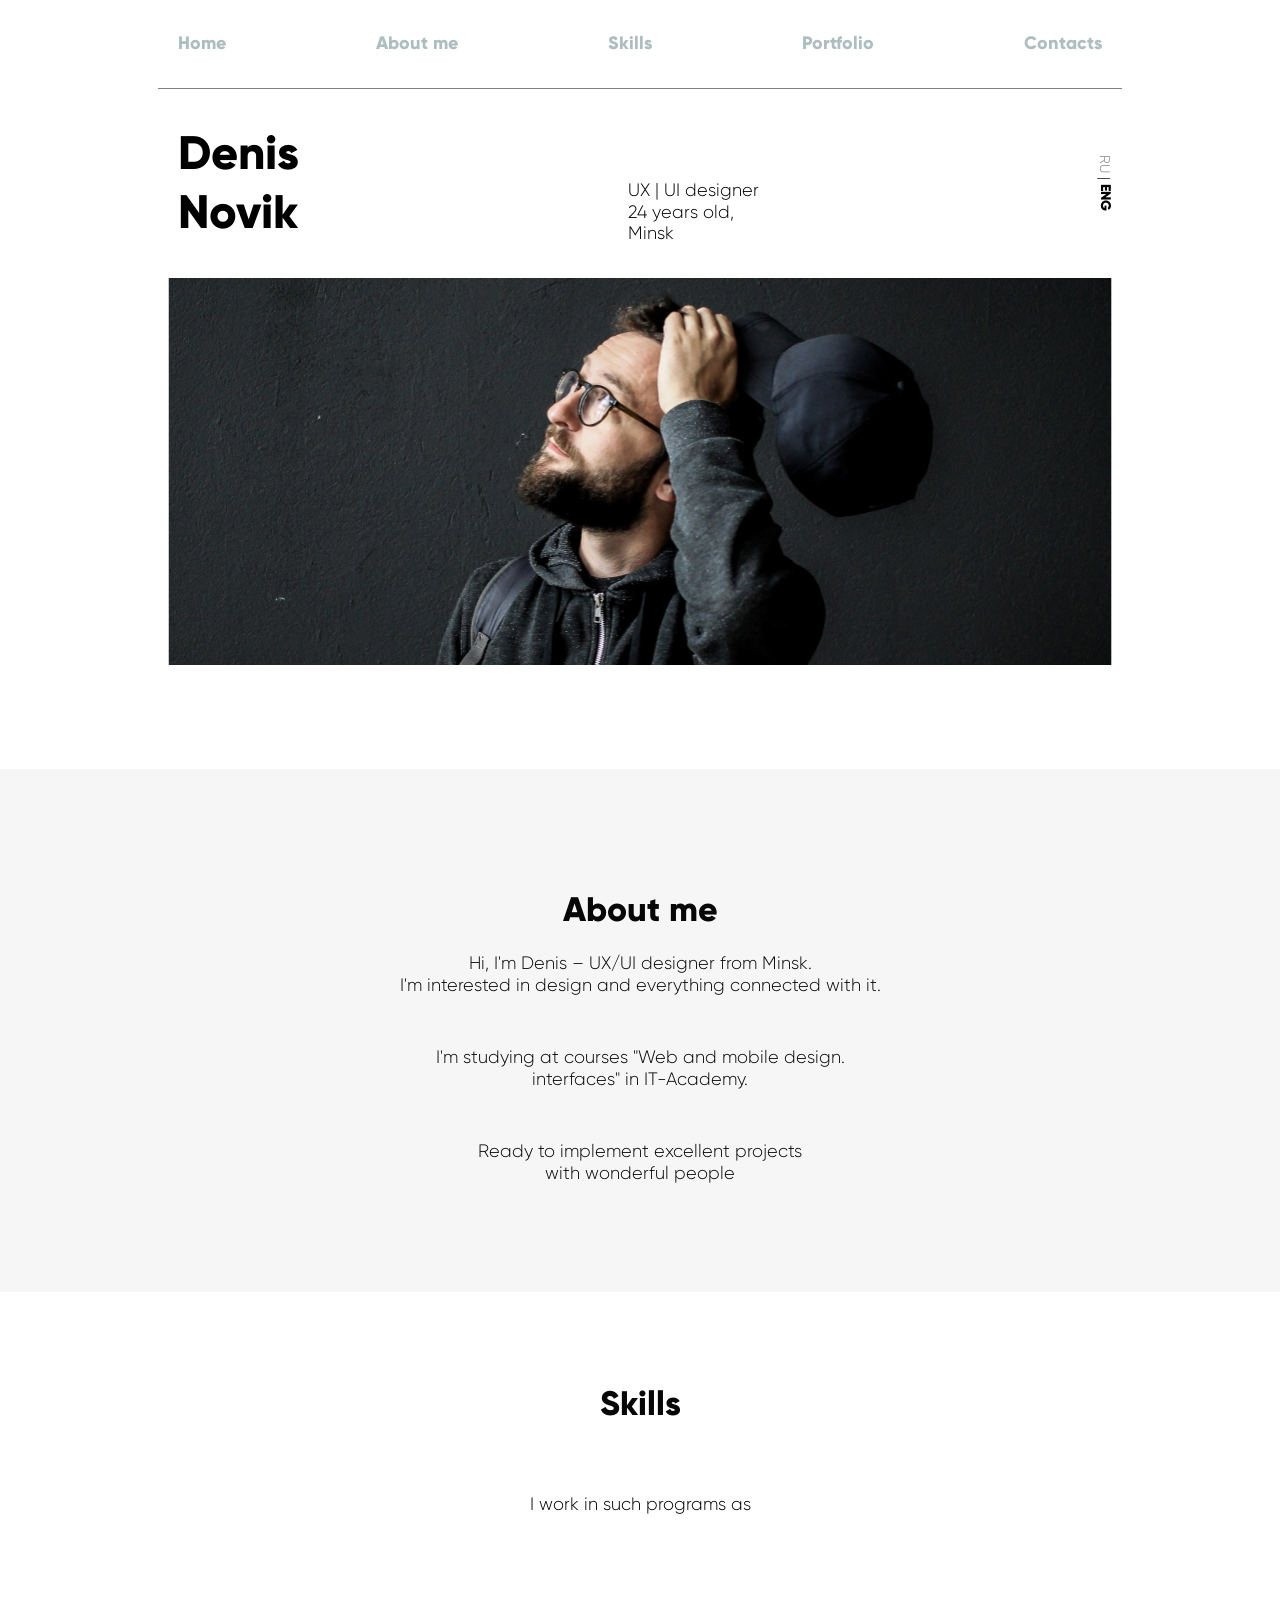
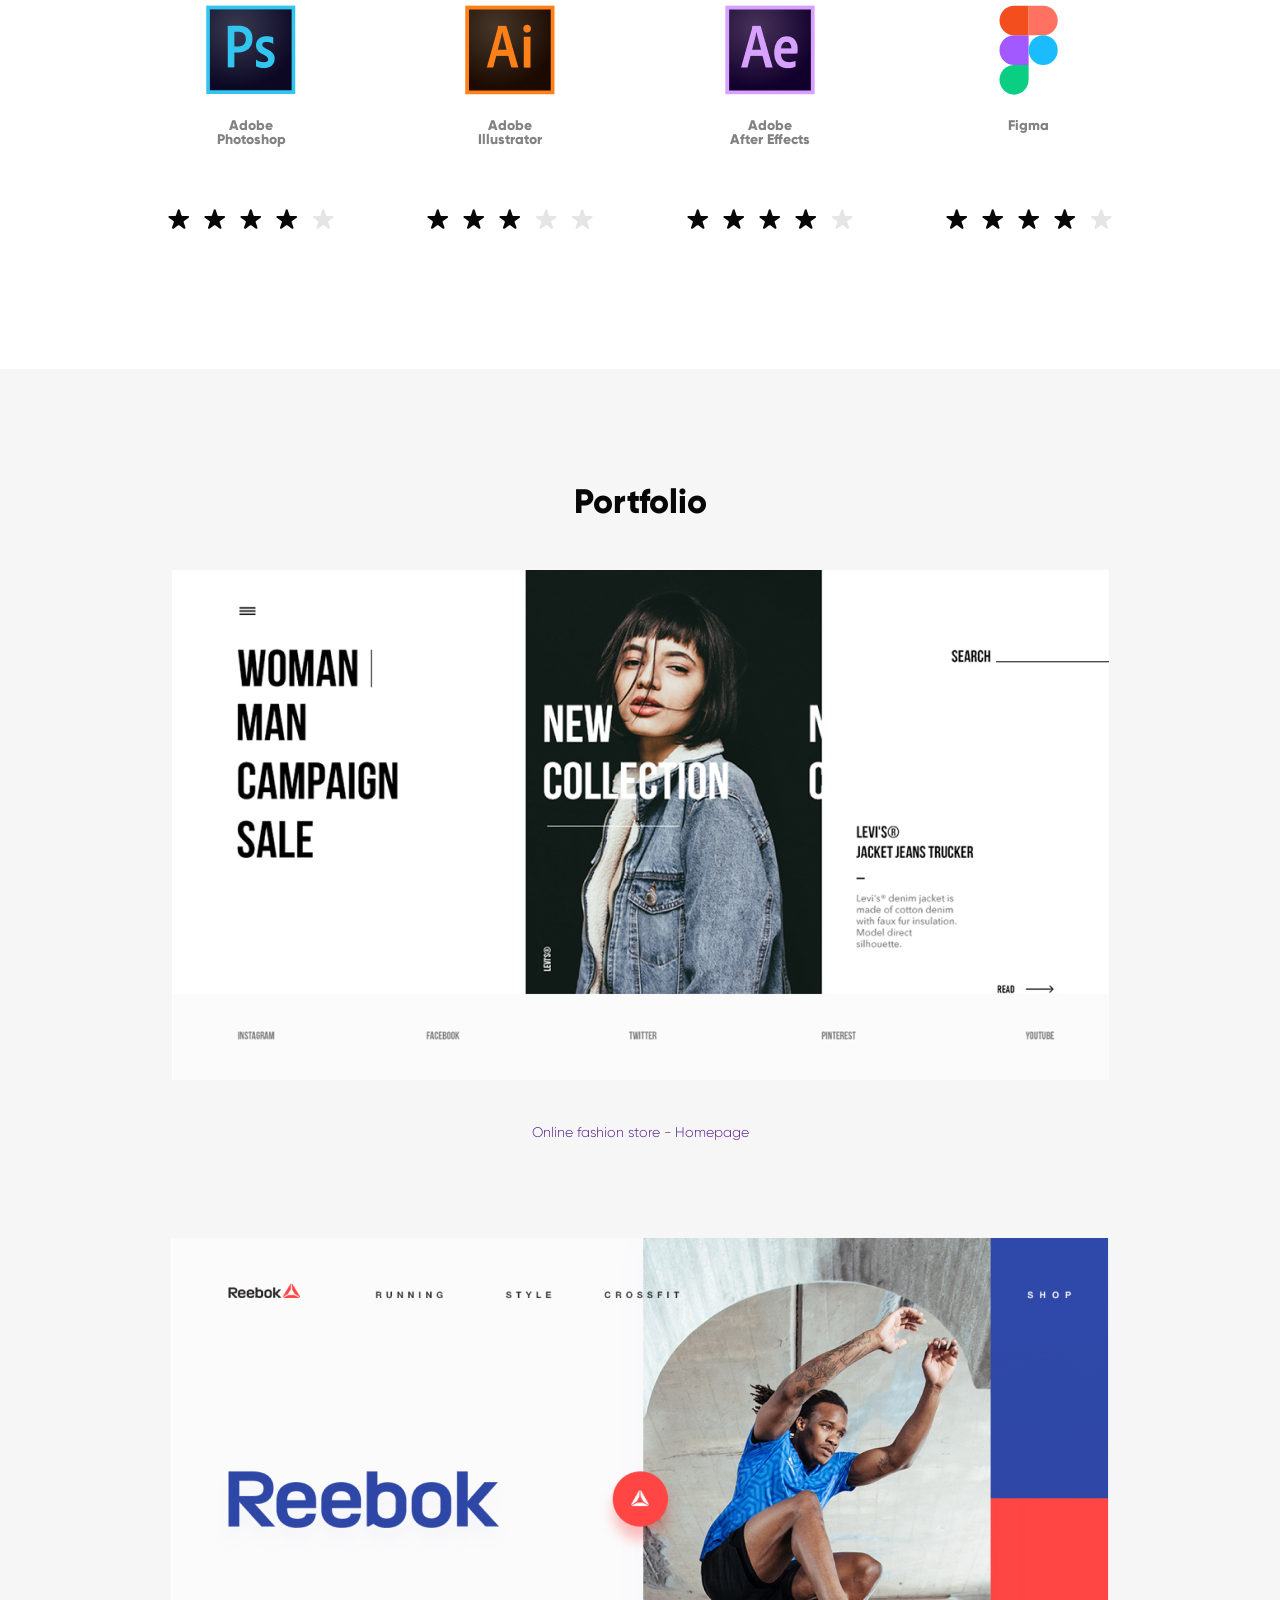
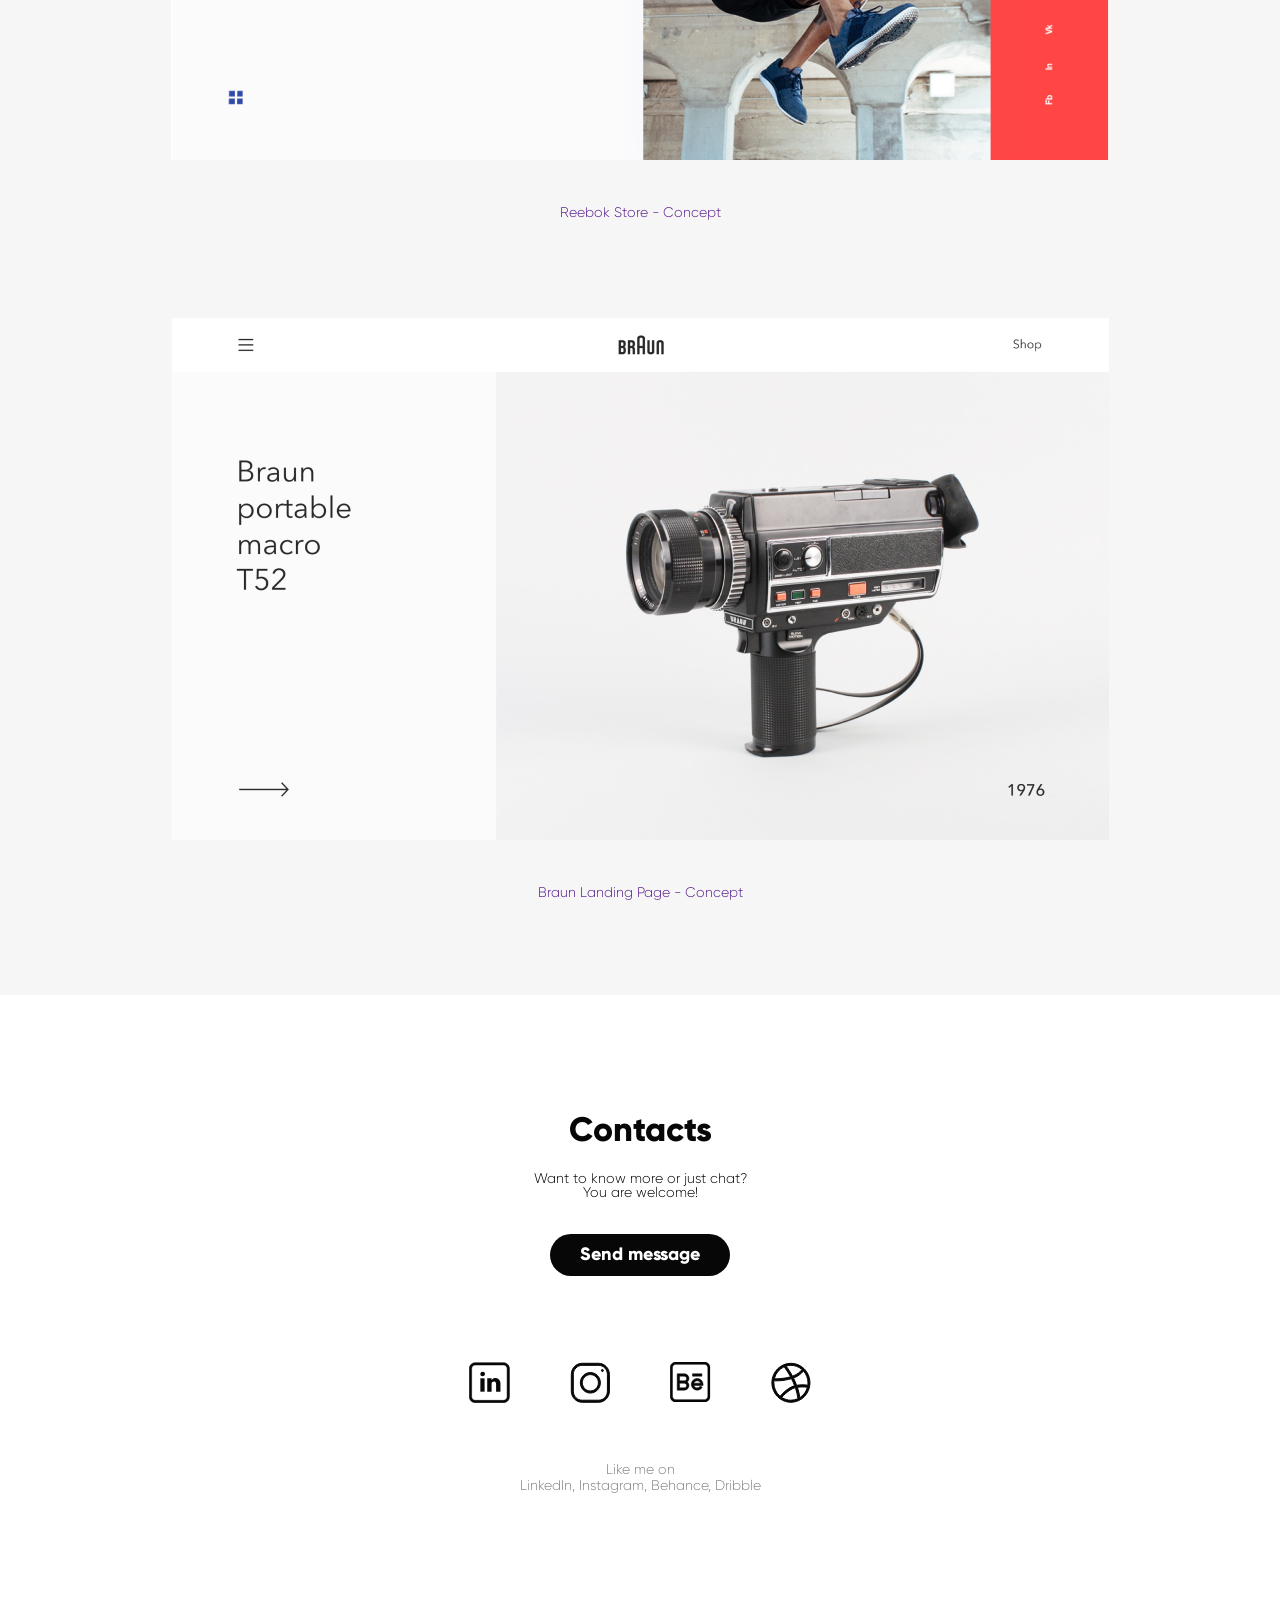
<file: index.html>
<!DOCTYPE html>
<html lang="ru">

<head>
	<title>Denis Novik</title>
	<meta charset="UTF-8">
	<meta name="format-detection" content="telephone=no">
	<link rel="stylesheet" href="css/style.css">
	<!-- <meta name="robots" content="noindex, nofollow"> -->
	<!-- <meta name="viewport" content="width=device-width, initial-scale=1.0, maximum-scale=1.0, user-scalable=0"> -->
	<meta name="viewport" content="width=device-width, initial-scale=1.0, maximum-scale=1.0, user-scalable=0" />
</head>

<body>
	<div class="wrapper">
		<header class="header">
			<div class="header__container _container">
				<div class="header__menu menu">
					<div class="menu__icon">
						<span></span>
					</div>
					<nav class="menu__body">
						<ul class="menu__list">
							<li><a data-goto=".main-block" href="#" class="menu__link">Home</a></li>
							<li><a data-goto=".aboutme" href="#" class="menu__link">About me</a></li>
							<li><a data-goto=".skills" href="#" class="menu__link">Skills</a></li>
							<li><a data-goto=".portfolio" href="#" class="menu__link">Portfolio</a></li>
							<li><a data-goto=".contacts" href="#" class="menu__link">Contacts</a></li>
						</ul>
					</nav>
				</div>
			</div>
		</header>
		<main class="page">
			<div class="page__main-block main-block">
				<div class="main-block__container _container">
					<div class="main-block__content">
						<h1 class="main-block__title">Denis Novik</h1>
						<div class="main-block__info">UX | UI designer <br> 24 years old, Minsk</div>
						<div class="main-block__lang">
							<a href="" class="main-block__lang-item">RU</a>
							<span>|</span>
							<a href="" class="main-block__lang-item_activ">ENG</a>
						</div>
					</div>
					<div class="main-block__avatar">
						<img src="img/main/01.jpg" alt="Photo">
					</div>
				</div>
			</div>
			<section>
				<div class="page__aboutme aboutme">
					<div class="aboutme__container _container">
						<div class="aboutme__header header-block">
							<h2 class="header-block__title">About me</h2>
						</div>
						<div class="aboutme__items">
							<div class="aboutme__text">Hi, I'm Denis – UX/UI designer from Minsk. <br>
								I'm interested in design and everything connected with it.</div>
							<div class="aboutme__text">I'm studying at courses "Web and mobile design. <br>
								interfaces" in IT-Academy.</div>
							<div class="aboutme__text">Ready to implement excellent projects <br>
								with wonderful people</div>
						</div>
					</div>
				</div>
			</section>
			<section>
				<div class="page__skills skills">
					<div class="skills__container _container">
						<div class="skills__header header-block">
							<h2 class="header-block__title">Skills</h2>
							<div class="header-block__subtitle">I work in such programs as</div>
						</div>
						<div class="skills__body">
							<div class="skills__column">
								<div class="skills__item">
									<div class="skills__icon">
										<img src="img/skills/01-1.png" alt="Ps">
									</div>
									<div class="skills__text">Adobe <br> Photoshop</div>
									<div class="skills__stars">
										<img src="img/skills/Starbl.svg" alt="">
										<img src="img/skills/Starbl.svg" alt="">
										<img src="img/skills/Starbl.svg" alt="">
										<img src="img/skills/Starbl.svg" alt="">
										<img src="img/skills/StarW.svg" alt="">
									</div>
								</div>
							</div>
							<div class="skills__column">
								<div class="skills__item">
									<div class="skills__icon">
										<img src="img/skills/02-1.png" alt="Ai">
									</div>
									<div class="skills__text">Adobe <br> Illustrator</div>
									<div class="skills__stars">
										<img src="img/skills/Starbl.svg" alt="">
										<img src="img/skills/Starbl.svg" alt="">
										<img src="img/skills/Starbl.svg" alt="">
										<img src="img/skills/StarW.svg" alt="">
										<img src="img/skills/StarW.svg" alt="">
									</div>
								</div>
							</div>
							<div class="skills__column">
								<div class="skills__item">
									<div class="skills__icon">
										<img src="img/skills/03-1.png" alt="Ae">
									</div>
									<div class="skills__text">Adobe <br> After Effects</div>
									<div class="skills__stars">
										<img src="img/skills/Starbl.svg" alt="">
										<img src="img/skills/Starbl.svg" alt="">
										<img src="img/skills/Starbl.svg" alt="">
										<img src="img/skills/Starbl.svg" alt="">
										<img src="img/skills/StarW.svg" alt="">
									</div>
								</div>
							</div>
							<div class="skills__column">
								<div class="skills__item">
									<div class="skills__icon">
										<img src="/img/skills/04.svg" alt="Figma">
									</div>
									<div class="skills__text">Figma </div>
									<div class="skills__stars">
										<img src="img/skills/Starbl.svg" alt="">
										<img src="img/skills/Starbl.svg" alt="">
										<img src="img/skills/Starbl.svg" alt="">
										<img src="img/skills/Starbl.svg" alt="">
										<img src="img/skills/StarW.svg" alt="">
									</div>
								</div>
							</div>
						</div>
					</div>
				</div>
			</section>
			<section>
				<div class="page__portfolio portfolio">
					<div class="portfolio__container _container">
						<div class="portfolio__header header-block">
							<h2 class="header-block__title">Portfolio</h2>
						</div>
						<div class="portfolio__items items-portfolio">
							<div class="items-portfolio__item">
								<img src="img/Portfolio/01.jpg" alt="fashion">
								<a href="">Online fashion store - Homepage</a>
							</div>
							<div class="items-portfolio__item">
								<img src="img/Portfolio/02.jpg" alt="reebok">
								<a href="">Reebok Store - Concept</a>
							</div>
							<div class="items-portfolio__item">
								<img src="img/Portfolio/03.jpg" alt="Braun">
								<a href="">Braun Landing Page - Concept</a>
							</div>
						</div>
					</div>
				</div>
			</section>
			<section>
				<div class="page__contacts contacts">
					<div class="contacts__container _container">
						<div class="contacts__header header-block">
							<h2 class="header-block__title">Contacts</h2>
						</div>
						<div class="contacts__text">Want to know more or just chat? <br> You are welcome!</div>
						<a href="" class="contacts__button">Send message</a>
					</div>
				</div>
			</section>
		</main>
		<footer class="footer">
			<div class="footer__container _container">
				<div class="footer__social social">
					<a href="" class="social__item"><img src="img/footer/01.svg" alt="in"></a>
					<a href="" class="social__item"><img src="img/footer/02.svg" alt="insta"></a>
					<a href="" class="social__item"><img src="img/footer/03.svg" alt="Be"></a>
					<a href="" class="social__item"><img src="img/footer/04.svg" alt="Int"></a>
				</div>
				<div class="footer__copy">Like me on <br> LinkedIn, Instagram, Behance, Dribble</div>
			</div>
		</footer>
	</div>
	<script src="js/sript.js"></script>
</body>

</html>
</file>
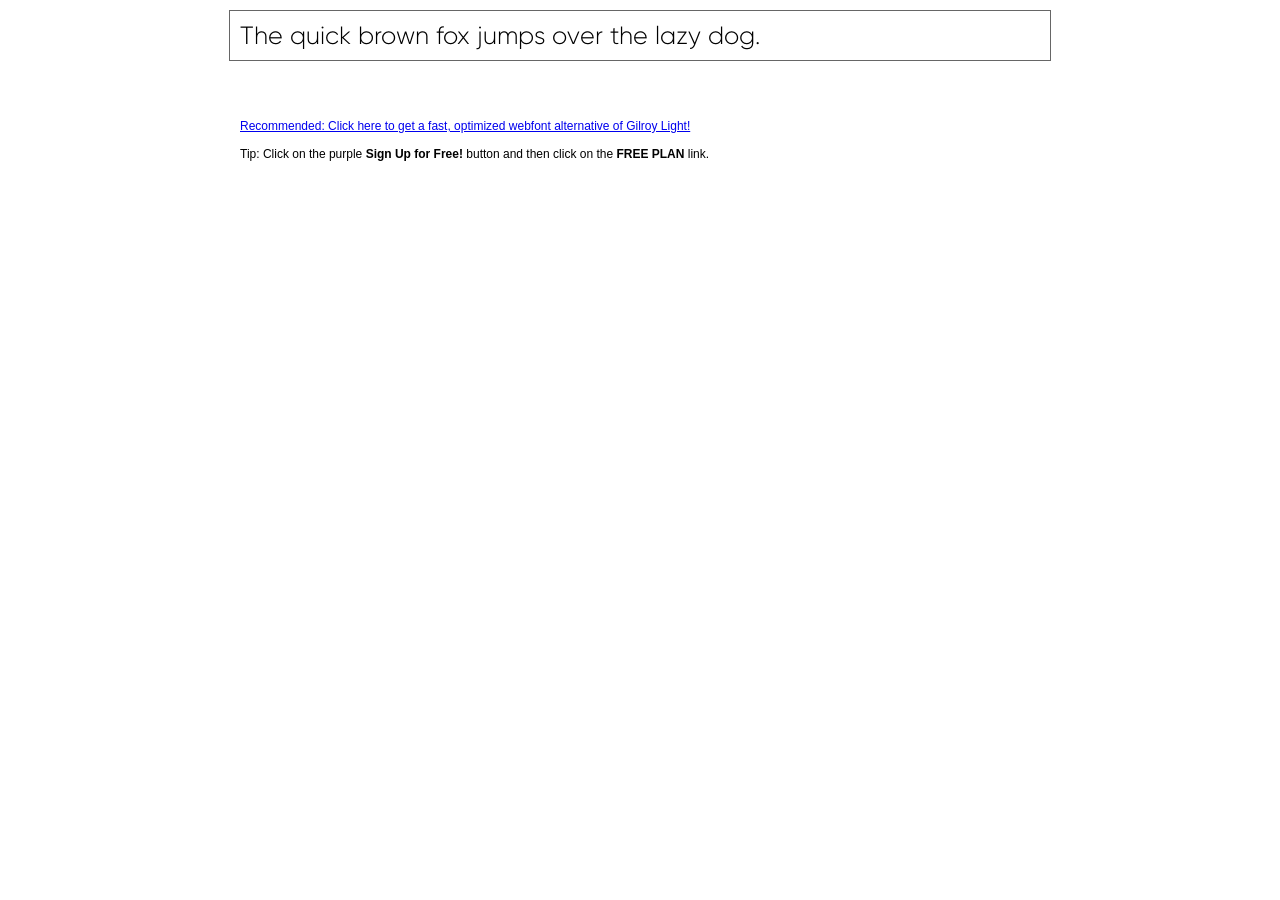
<file: fonts/10177/demo.html>
<!DOCTYPE html PUBLIC "-//W3C//DTD XHTML 1.0 Transitional//EN" "http://www.w3.org/TR/xhtml1/DTD/xhtml1-transitional.dtd">
<html xmlns="http://www.w3.org/1999/xhtml">
<head>
	<meta http-equiv="Content-Type" content="text/html; charset=utf-8" />
	<title>@font-face Demo</title>
	<link rel="stylesheet" href="fonts.css" type="text/css" charset="utf-8" />
	<style type="text/css">
	body {
		background-color:white;
		font-family:Verdana,Tahoma,Arial,Sans-Serif;
		color:black;
		font-size:12px;
	}

	.demo
	{
		font-family:'Conv_10177',Sans-Serif;
		width:800px;
		margin:10px auto;
		text-align:left;
		border:1px solid #666;
		padding:10px;
	}

	.hint
	{
		font-family:'Conv_Sansus Webissimo-Regular',Sans-Serif;
		width:800px;
		margin:10px auto;
		text-align:left;
		border:1px;
		padding:10px;
	}

	</style>
</head>
<body>
	<div class="demo" style="font-size:25px">
		The quick brown fox jumps over the lazy dog.
	</div>

	<br>
	<br>
	<div class="hint">
		<a href="http://www.font2web.com/searchfreewebfont.php?Gilroy+Light">Recommended: Click here to get a fast, optimized webfont alternative of Gilroy Light!</a><br><br>
		Tip: Click on the purple <strong>Sign Up for Free!</strong> button and then click on the <strong>FREE PLAN</strong> link.
	</div>

</body>
</html>
</file>
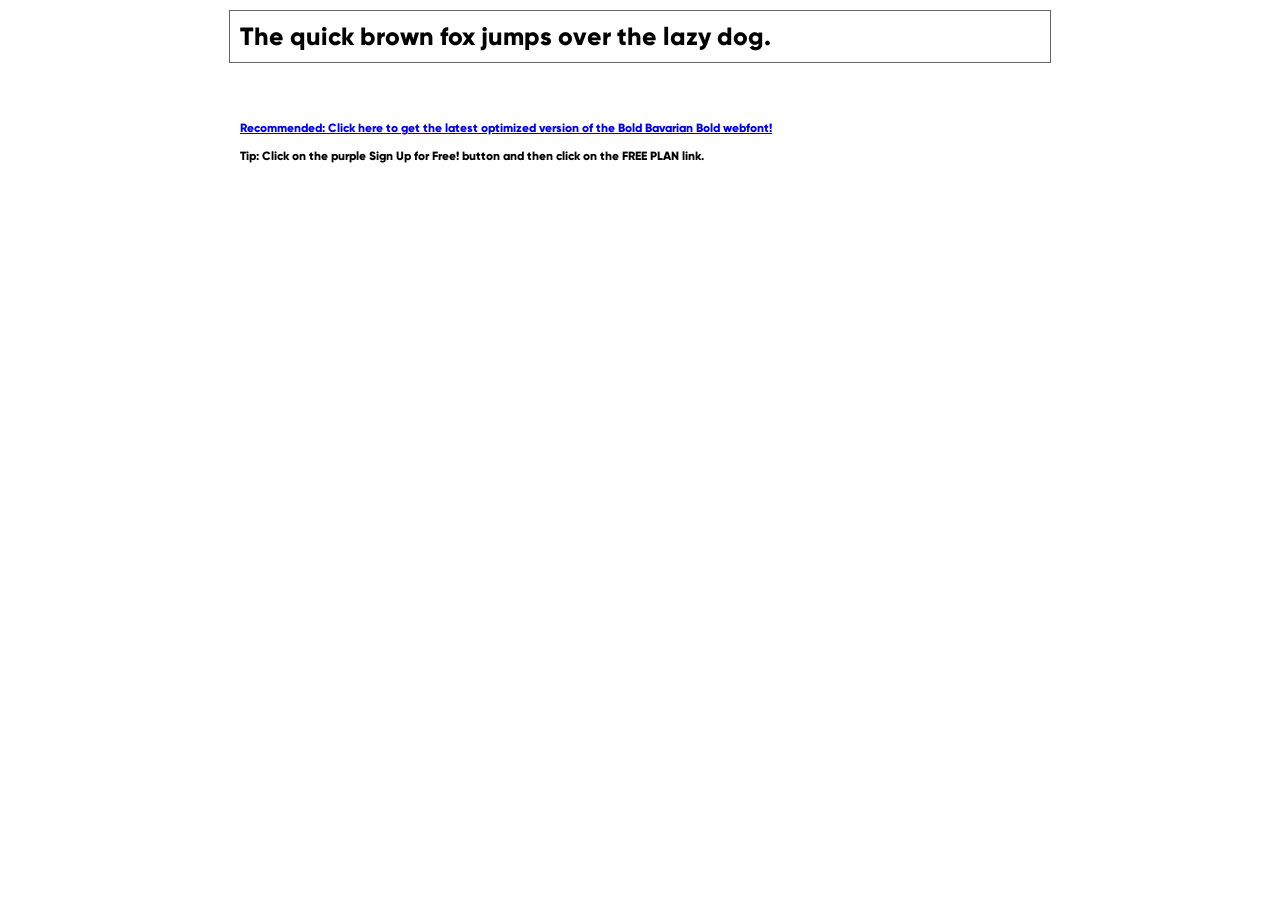
<file: fonts/Gilroy-ExtraBold/demo.html>
<!DOCTYPE html PUBLIC "-//W3C//DTD XHTML 1.0 Transitional//EN" "http://www.w3.org/TR/xhtml1/DTD/xhtml1-transitional.dtd">
<html xmlns="http://www.w3.org/1999/xhtml">
<head>
	<meta http-equiv="Content-Type" content="text/html; charset=utf-8" />
	<title>@font-face Demo</title>
	<link rel="stylesheet" href="fonts.css" type="text/css" charset="utf-8" />
	<style type="text/css">
	body {
		background-color:white;
		font-family:Verdana,Tahoma,Arial,Sans-Serif;
		color:black;
		font-size:12px;
	}

	.demo
	{
		font-family:'Conv_Gilroy-ExtraBold',Sans-Serif;
		width:800px;
		margin:10px auto;
		text-align:left;
		border:1px solid #666;
		padding:10px;
	}

	.hint
	{
		font-family:'Conv_Gilroy-ExtraBold',Sans-Serif;
		width:800px;
		margin:10px auto;
		text-align:left;
		border:1px;
		padding:10px;
	}
	</style>
</head>
<body>
	<div class="demo" style="font-size:25px">
		The quick brown fox jumps over the lazy dog.
	</div>


	<br>
	<br>
	<div class="hint">
		<a href="http://www.fonts.com/font/wiescher-design/bold-bavarian/bold/web-font?SiteId=64">Recommended: Click here to get the latest optimized version of the Bold Bavarian Bold webfont!</a><br /><br />
		Tip: Click on the purple <strong>Sign Up for Free!</strong> button and then click on the <strong>FREE PLAN</strong> link.
	</div>
</body>
</html>
</file>
<file: css/style.css>
@charset "UTF-8";
/*Миксины*/
/*Миксины*/
/*Подключение шрифтов*/
@font-face {
  font-family: "Gilroy";
  src: url("../fonts/10177.eot");
  src: local("☺"), url("../fonts/10177.woff") format("woff"), url("../fonts/10177.ttf") format("truetype"), url("../fonts/10177.svg") format("svg");
  font-weight: normal;
  font-style: normal;
}

@font-face {
  font-family: "Gilroy";
  src: url("../fonts/Gilroy-ExtraBold.eot");
  src: local("☺"), url("../fonts/Gilroy-ExtraBold.woff") format("woff"), url("../fonts/Gilroy-ExtraBold.ttf") format("truetype"), url("../fonts/Gilroy-ExtraBold.svg") format("svg");
  font-weight: 600;
  font-style: normal;
}

/*Подключение шрифтов*/
/*Обнуление*/
* {
  padding: 0;
  margin: 0;
  border: 0;
}

*,
*:before,
*:after {
  -webkit-box-sizing: border-box;
  box-sizing: border-box;
}

:focus,
active {
  outline: none;
}

a:focus,
s:active {
  outline: none;
}

nav,
footer,
header,
aside {
  display: block;
}

html,
body {
  font-family: "Gilroy";
  height: 100%;
  width: 100%;
  font-size: 100%;
  line-height: 1;
  font-size: 14px;
  font-weight: 500;
  -ms-text-size-adjust: 100%;
  -moz-text-size-adjust: 100%;
  -webkit-text-size-adjust: 100%;
}

input,
button,
textarea {
  font-family: inherit;
}

input::-ms-clear {
  display: none;
}

button {
  cursor: pointer;
}

button::-moz-focus-inner {
  padding: 0;
  border: 0;
}

a,
a:visited {
  text-decoration: none;
}

ul li {
  list-style: none;
}

img {
  vertical-align: top;
}

h1,
h2,
h3,
h4,
h5,
h6 {
  font-size: inherit;
  font-weight: 400;
}

.wrapper {
  min-height: 100%;
  overflow: hidden;
  /*избаляет от горизонтального скрола, если добавить это дл body, то не сможем вертикально скролить сайт*/
  display: -webkit-box;
  display: -ms-flexbox;
  display: flex;
  -webkit-box-orient: vertical;
  -webkit-box-direction: normal;
      -ms-flex-direction: column;
          flex-direction: column;
}

._container {
  padding: 0 10px;
  max-width: 964px;
  margin: 0 auto;
}

/*..ШАПКА..................................................*/
.header {
  font-size: 18px;
  line-height: 122.22222%;
  color: #adbdc0;
  font-weight: 600;
  /*зафикисровать меню при скролле*/
  background: #fff;
  position: fixed;
  top: 0;
  left: 0;
  width: 100%;
  z-index: 10;
}

@media (max-width: 767px) {
  .header {
    padding: 20px 20px;
  }
}

.header__container {
  border-bottom: 1px solid #828282;
}

.menu__icon {
  display: none;
  /*СКрываем менюicon по умолчанию*/
}

@media (max-width: 767px) {
  .menu__icon {
    z-index: 5;
    display: block;
    /*Возвращаем менюicon*/
    position: relative;
    width: 30px;
    height: 18px;
    cursor: pointer;
  }
  .menu__icon span, .menu__icon::before, .menu__icon::after {
    left: 0;
    position: absolute;
    height: 10%;
    /*Ширина и высота от родителя*/
    width: 100%;
    -webkit-transition: all 0.3s ease 0s;
    transition: all 0.3s ease 0s;
    background-color: #000;
  }
  .menu__icon::before, .menu__icon::after {
    content: "";
    /*Без этого не работают*/
  }
  .menu__icon::before {
    top: 0;
  }
  .menu__icon::after {
    bottom: 0;
  }
  .menu__icon span {
    top: 50%;
    -webkit-transform: scale(1) translate(0px, -50%);
            transform: scale(1) translate(0px, -50%);
  }
  .menu__icon._active span {
    -webkit-transform: scale(0) translate(0px, -50%);
            transform: scale(0) translate(0px, -50%);
  }
  .menu__icon._active::before {
    top: 50%;
    -webkit-transform: rotate(-45deg) translate(0px, -50%);
            transform: rotate(-45deg) translate(0px, -50%);
  }
  .menu__icon._active::after {
    top: 50%;
    -webkit-transform: rotate(45deg) translate(0px, -50%);
            transform: rotate(45deg) translate(0px, -50%);
  }
}

@media (max-width: 767px) {
  .menu__body {
    position: fixed;
    top: 0;
    left: -100%;
    width: 100%;
    height: 100%;
    background-color: #fff;
    opacity: 0.98;
    padding: 80px 30px 30px 30px;
    -webkit-transition: left 0.3s ease 0s;
    transition: left 0.3s ease 0s;
    /*как выпадает меню*/
    overflow: auto;
  }
  .menu__body._active {
    left: 0;
  }
  .menu__body ::before {
    content: "";
    position: fixed;
    width: 100%;
    top: 0;
    left: 0;
    height: 50px;
    background-color: #fff;
    z-index: 2;
  }
}

.menu__list {
  height: 88px;
  display: -webkit-box;
  display: -ms-flexbox;
  display: flex;
  -webkit-box-pack: justify;
      -ms-flex-pack: justify;
          justify-content: space-between;
  -ms-flex-wrap: wrap;
      flex-wrap: wrap;
  -webkit-box-align: center;
      -ms-flex-align: center;
          align-items: center;
  padding: 10px 0px;
}

@media (max-width: 992px) {
  .menu__list {
    height: 60px;
  }
}

@media (max-width: 550px) {
  .menu__list {
    height: 80px;
  }
}

.menu__list li {
  margin: 0px 10px;
}

@media (max-width: 767px) {
  .menu__list {
    display: block;
  }
  .menu__list :last-child {
    margin-bottom: 0;
  }
  .menu__list li {
    position: relative;
    margin: 0px 0px 0px 20px;
  }
}

@media (max-width: 767px) and (min-width: 767px) {
  .menu__list li {
    padding: 10px 0px;
  }
}

@media (max-width: 767px) and (max-width: 767px) {
  .menu__list li {
    margin: 0px 0px 25px 20px;
    font-size: 20px;
  }
  .menu__list li :last-child {
    margin-bottom: 0;
  }
}

.menu__list :hover {
  text-decoration: underline;
}

.menu__link {
  color: inherit;
}

.menu__link:hover {
  color: #314249;
  font-size: 20px;
}

@media (max-width: 767px) {
  .menu__link {
    font-size: 24px;
  }
}

/*..ШАПКА..................................................*/
/*---PAIG--------------------------------------------------*/
.page {
  padding: 88px 0px 0px 0px;
}

@media (max-width: 767px) {
  .page {
    padding: 60px 0px 0px 0px;
  }
}

/*---PAIG--------------------------------------------------*/
/*---HEADER-BLOCK--------------------------------------------------*/
.header-block {
  text-align: center;
}

.header-block__title {
  font-size: 34px;
  line-height: 123.52941%;
  font-weight: 600;
  color: #070707;
}

@media (max-width: 992px) {
  .header-block__title {
    font-size: 30px;
  }
}

@media (max-width: 768px) {
  .header-block__title {
    font-size: 28px;
  }
}

.header-block__subtitle {
  margin: 69px 0px 83px 0px;
  font-weight: 500;
  font-size: 18px;
  line-height: 122.22222%;
}

@media (max-width: 992px) {
  .header-block__subtitle {
    margin: 40px 0px 50px 0px;
  }
}

@media (max-width: 768px) {
  .header-block__subtitle {
    margin: 20px 0px 30px 0px;
  }
}

/*---HEADER-BLOCK--------------------------------------------------*/
/*..MAIN..................................................*/
.main-block {
  padding: 0px 0px 104px 0px;
}

@media (max-width: 992px) {
  .main-block {
    padding: 0px 0px 80px 0px;
  }
}

@media (max-width: 768px) {
  .main-block {
    padding: 30px 0px 30px 0px;
  }
}

.main-block__content {
  height: 189px;
  display: -webkit-box;
  display: -ms-flexbox;
  display: flex;
  -ms-flex-wrap: wrap;
      flex-wrap: wrap;
  -webkit-box-pack: justify;
      -ms-flex-pack: justify;
          justify-content: space-between;
  -webkit-box-align: center;
      -ms-flex-align: center;
          align-items: center;
  font-weight: 500;
}

@media (max-width: 992px) {
  .main-block__content {
    min-height: 140px;
  }
}

@media (max-width: 768px) {
  .main-block__content {
    min-height: 100px;
  }
}

@media (max-width: 620px) {
  .main-block__content {
    -webkit-box-orient: vertical;
    -webkit-box-direction: normal;
        -ms-flex-direction: column;
            flex-direction: column;
    text-align: center;
  }
}

.main-block__title {
  max-width: 124px;
  font-size: 47px;
  line-height: 125.53191%;
  font-weight: 600;
  margin: 0px 10px;
}

@media (max-width: 992px) {
  .main-block__title {
    font-size: 40px;
  }
}

@media (max-width: 768px) {
  .main-block__title {
    font-size: 30px;
  }
}

@media (max-width: 620px) {
  .main-block__title {
    max-width: 250px;
    margin: 10px;
  }
}

.main-block__info {
  width: 155px;
  font-size: 18px;
  line-height: 122.22222%;
  margin: 0px 10px;
  margin: 60px 10px 0px 10px;
}

@media (max-width: 992px) {
  .main-block__info {
    margin: 50px 10px 0px 10px;
  }
}

@media (max-width: 768px) {
  .main-block__info {
    font-size: 16px;
    margin: 35px 10px 0px 10px;
  }
}

@media (max-width: 620px) {
  .main-block__info {
    max-width: 250px;
    margin: 10px;
  }
}

.main-block__lang {
  -webkit-writing-mode: vertical-rl;
      -ms-writing-mode: tb-rl;
          writing-mode: vertical-rl;
}

@media (max-width: 768px) {
  .main-block__lang {
    -webkit-transform: rotate(-90deg) translate(-5px, -30px);
            transform: rotate(-90deg) translate(-5px, -30px);
  }
}

@media (max-width: 620px) {
  .main-block__lang {
    -webkit-transform: none;
            transform: none;
    -webkit-writing-mode: lr-tb;
        -ms-writing-mode: lr-tb;
            writing-mode: lr-tb;
  }
}

@media (max-width: 620px) {
  .main-block__lang {
    max-width: 250px;
    margin: 10px;
    font-size: 20px;
  }
}

.main-block__lang-item {
  color: inherit;
  color: #828282;
}

.main-block__lang-item_activ {
  color: #000;
  font-weight: 600;
}

.main-block__avatar img {
  max-width: 100%;
  height: auto;
}

/*..MAIN..................................................*/
/*..ABOUTME..................................................*/
.aboutme {
  padding: 120px 0px 107px 0px;
  background: #f6f6f6;
}

@media (max-width: 992px) {
  .aboutme {
    padding: 80px 0px 70px 0px;
  }
}

@media (max-width: 768px) {
  .aboutme {
    padding: 50px 0px 40px 0px;
  }
}

.aboutme__header {
  margin: 0px 0px 23px 0px;
}

.aboutme__items {
  font-size: 18px;
  color: #070707;
  line-height: 122.22222%;
}

@media (max-width: 768px) {
  .aboutme__items {
    font-size: 16px;
  }
}

.aboutme__text {
  text-align: center;
  margin: 0px 0px 50px 0px;
}

.aboutme__text:last-child {
  margin: 0px;
}

@media (max-width: 992px) {
  .aboutme__text {
    margin: 0px 0px 30px 0px;
  }
}

@media (max-width: 768px) {
  .aboutme__text {
    margin: 0px 0px 20px 0px;
  }
}

/*..SKILLS..................................................*/
.skills {
  padding: 91px 0px 110px 0px;
}

@media (max-width: 992px) {
  .skills {
    padding: 60px 0px 80px 0px;
  }
}

@media (max-width: 768px) {
  .skills {
    padding: 40px 0px 20px 0px;
  }
}

.skills__header {
  margin: 0px 0px 89px 0px;
}

@media (max-width: 992px) {
  .skills__header {
    margin: 0px;
  }
}

@media (max-width: 768px) {
  .skills__header {
    margin: 0px;
  }
}

.skills__body {
  display: -webkit-box;
  display: -ms-flexbox;
  display: flex;
  -webkit-box-pack: justify;
      -ms-flex-pack: justify;
          justify-content: space-between;
  -ms-flex-wrap: wrap;
      flex-wrap: wrap;
}

.skills__column {
  padding: 0px 0px 30px 0px;
}

@media (max-width: 768px) {
  .skills__column {
    -webkit-box-flex: 0;
        -ms-flex: 0 1 50%;
            flex: 0 1 50%;
    padding: 0px 0px 40px 0px;
  }
}

.skills__item {
  text-align: center;
}

.skills__icon {
  margin: 0px 0px 24px 0px;
}

.skills__text {
  min-height: 50px;
  text-align: center;
  font-weight: 600;
  color: #828282;
  margin: 0px 0px 40px 0px;
}

@media (max-width: 768px) {
  .skills__text {
    min-height: 30px;
    margin: 0px 0px 15px 0px;
  }
}

.skills__stars :last-child {
  margin: 0px;
}

.skills__stars img {
  margin: 0px 10px 0px 0px;
}

/*..SKILLS..................................................*/
/*..PORTFOLIO..................................................*/
.portfolio {
  background: #f6f6f6;
  padding: 112px 0px 96px 0px;
}

@media (max-width: 992px) {
  .portfolio {
    padding: 60px 0px 60px 0px;
  }
}

@media (max-width: 768px) {
  .portfolio {
    padding: 40px 0px 30px 0px;
  }
}

.portfolio__header {
  margin: 0px 0px 47px 0px;
}

@media (max-width: 992px) {
  .portfolio__header {
    margin: 0px 0px 35px 0px;
  }
}

@media (max-width: 768px) {
  .portfolio__header {
    margin: 0px 0px 20px 0px;
  }
}

.items-portfolio {
  text-align: center;
  color: inherit;
  color: #000;
}

.items-portfolio__item {
  margin: 0px 0px 99px 0px;
}

@media (max-width: 992px) {
  .items-portfolio__item {
    margin: 0px 0px 70px 0px;
  }
}

@media (max-width: 768px) {
  .items-portfolio__item {
    margin: 0px 0px 40px 0px;
  }
}

.items-portfolio__item:last-child {
  margin: 0;
}

.items-portfolio__item img {
  margin: 0px 0px 45px 0px;
  max-width: 100%;
  height: auto;
}

@media (max-width: 992px) {
  .items-portfolio__item img {
    margin: 0px 0px 30px 0px;
  }
}

@media (max-width: 768px) {
  .items-portfolio__item img {
    margin: 0px 0px 20px 0px;
  }
}

/*..PORTFOLIO..................................................*/
/*..CONTACTS..................................................*/
.contacts {
  padding: 114px 0px 81px 0px;
  text-align: center;
}

@media (max-width: 992px) {
  .contacts {
    padding: 60px 0px 45px 0px;
  }
}

@media (max-width: 768px) {
  .contacts {
    padding: 40px 0px 35px 0px;
  }
}

.contacts__header {
  margin: 0px 0px 20px 0px;
}

.contacts__text {
  margin: 0px 0px 35px 0px;
}

.contacts__button {
  background: #070707;
  color: #fff;
  border-radius: 30px;
  display: -webkit-box;
  display: -ms-flexbox;
  display: flex;
  min-height: 42px;
  max-width: 180px;
  -webkit-box-pack: center;
      -ms-flex-pack: center;
          justify-content: center;
  -webkit-box-align: center;
      -ms-flex-align: center;
          align-items: center;
  font-weight: 600;
  font-size: 18px;
  line-height: 122.22222%;
  text-align: center;
  padding: 5px 24px;
  margin: 0 auto;
}

.contacts__button:hover {
  background: #6b6a6a;
}

/*..CONTACTS..................................................*/
/*..FOOTER..................................................*/
.footer {
  padding: 5px 0px 123px 0px;
  text-align: center;
}

@media (max-width: 992px) {
  .footer {
    padding: 5px 0px 90px 0px;
  }
}

@media (max-width: 768px) {
  .footer {
    padding: 5px 0px 60px 0px;
  }
}

.footer__social {
  display: -webkit-box;
  display: -ms-flexbox;
  display: flex;
  max-width: 342px;
  -webkit-box-pack: justify;
      -ms-flex-pack: justify;
          justify-content: space-between;
  margin: 0 auto;
}

.footer__copy {
  color: #828282;
  margin: 58px 0px 0px 0px;
  line-height: 121.42857%;
}

@media (max-width: 992px) {
  .footer__copy {
    margin: 45px 0px 0px 0px;
  }
}

@media (max-width: 768px) {
  .footer__copy {
    margin: 30px 0px 0px 0px;
  }
}

/*..FOOTER..................................................*/
</file>
<file: fonts/10177/fonts.css>
/** Generated by FG **/
@font-face {
	font-family: 'Conv_10177';
	src: url('fonts/10177.eot');
	src: local('☺'), url('fonts/10177.woff') format('woff'), url('fonts/10177.ttf') format('truetype'), url('fonts/10177.svg') format('svg');
	font-weight: normal;
	font-style: normal;
}
</file>
<file: fonts/Gilroy-ExtraBold/fonts.css>
/** Generated by FG **/
@font-face {
	font-family: 'Conv_Gilroy-ExtraBold';
	src: url('fonts/Gilroy-ExtraBold.eot');
	src: local('☺'), url('fonts/Gilroy-ExtraBold.woff') format('woff'), url('fonts/Gilroy-ExtraBold.ttf') format('truetype'), url('fonts/Gilroy-ExtraBold.svg') format('svg');
	font-weight: normal;
	font-style: normal;
}
</file>
